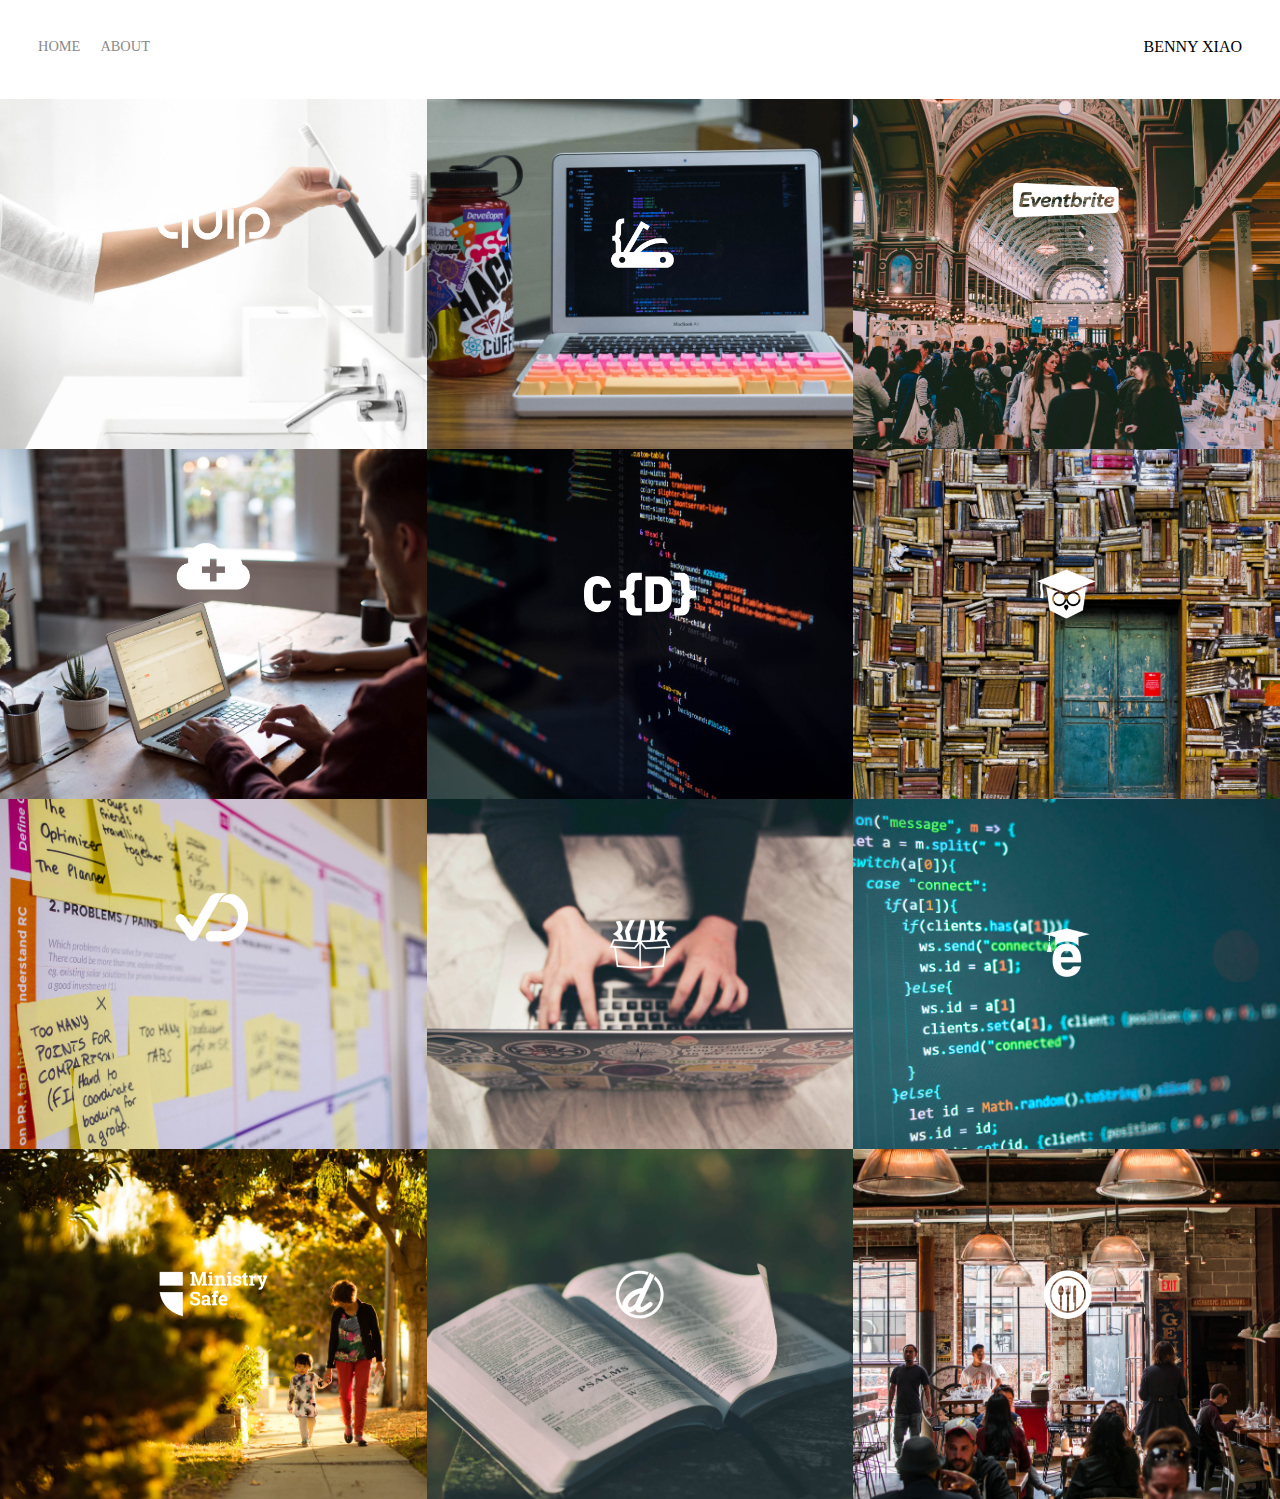
<file: index.html>
<!DOCTYPE html>
<html>
<head>
	<meta charset="utf-8" />
	<title>Page Title</title>
	<link rel="stylesheet" href="styles.css">
</head>
<body>
	<div class="container">
		<div class="nav-wrapper">
			<div class="left-side">
				<div class="nav-link-wrapper">
					<a href="index.html">Home</a>
				</div>

				<div class="nav-link-wrapper">
					<a href="about.html">About</a>
				</div>
			</div>

			<div class="right-side">
				<div class="brand">
					<div>BENNY XIAO</div>
				</div>
			</div>
		</div>
		<div class="content-wrapper">
			<div class="portfolio-items-wrapper">

				<div class="portfolio-item-wrapper">
					<div class="portfolio-img-background" style="background-image:url(images/portfolio1.jpg)"></div>
		  
					<div class="img-text-wrapper">
					  <div class="logo-wrapper">
						<img src="images/logos/quip.png" alt="">
					  </div>
		  
					  <div class="subtitle">I built the Quip Ecommerce platform, named a Top 25 Invention by Time Magazine in 2016.</div>
					</div>
				  </div>
		  
				  <div class="portfolio-item-wrapper">
					<div class="portfolio-img-background" style="background-image:url(images/portfolio2.jpg)"></div>
					<div class="img-text-wrapper">
					  <div class="logo-wrapper">
						<img src="images/logos/devcamp.png" alt="">
					  </div>
		  
					  <div class="subtitle">Coding bootcamp and learning management system.</div>
					</div>
				  </div>
		  
				  <div class="portfolio-item-wrapper">
					<div class="portfolio-img-background" style="background-image:url(images/portfolio3.jpg)"></div>
					<div class="img-text-wrapper">
					  <div class="logo-wrapper">
						<img src="images/logos/eventbrite.png" alt="">
					  </div>
		  
					  <div class="subtitle">Eventbrite is the leading event management platform on the web with millions of individuals utilizing their applications
						to find, register or, and management events in numerous industries.</div>
					</div>
				  </div>
		  
				  <div class="portfolio-item-wrapper">
					<div class="portfolio-img-background" style="background-image:url(images/portfolio4.jpg)"></div>
					<div class="img-text-wrapper">
					  <div class="logo-wrapper">
						<img src="images/logos/shop-hacker.png" alt="">
					  </div>
		  
					  <div class="subtitle">Shop Hacker allows you to easily import digital products such as elearning courses, software, and games directly
						into your ecommerce store.</div>
					</div>
				  </div>
		  
				  <div class="portfolio-item-wrapper">
					<div class="portfolio-img-background" style="background-image:url(images/portfolio5.jpg)"></div>
					<div class="img-text-wrapper">
					  <div class="logo-wrapper">
						<img src="images/logos/crondose.png" alt="">
					  </div>
		  
					  <div class="subtitle">Online tutorials and productivity tips.</div>
					</div>
				  </div>
		  
				  <div class="portfolio-item-wrapper">
					<div class="portfolio-img-background" style="background-image:url(images/portfolio6.jpg)"></div>
					<div class="img-text-wrapper">
					  <div class="logo-wrapper">
						<img src="images/logos/dailysmarty.png" alt="">
					  </div>
		  
					  <div class="subtitle">Keep track of what you learn every day.</div>
					</div>
				  </div>
		  
				  <div class="portfolio-item-wrapper">
					<div class="portfolio-img-background" style="background-image:url(images/portfolio7.jpg)"></div>
					<div class="img-text-wrapper">
					  <div class="logo-wrapper">
						<img src="images/logos/dashtrack.png" alt="">
					  </div>
		  
					  <div class="subtitle">What you track improves. DashTrack is a journal that makes it easy to track your daily tasks and make the most
						of your time each day.</div>
					</div>
				  </div>
		  
				  <div class="portfolio-item-wrapper">
					<div class="portfolio-img-background" style="background-image:url(images/portfolio8.jpg)"></div>
					<div class="img-text-wrapper">
					  <div class="logo-wrapper">
						<img src="images/logos/devtrunk.png" alt="">
					  </div>
		  
					  <div class="subtitle">Online shop for developer happiness.</div>
					</div>
				  </div>
		  
				  <div class="portfolio-item-wrapper">
					<div class="portfolio-img-background" style="background-image:url(images/portfolio9.jpg)"></div>
					<div class="img-text-wrapper">
					  <div class="logo-wrapper">
						<img src="images/logos/edutechional.png" alt="">
					  </div>
		  
					  <div class="subtitle">Online technology tutorials.</div>
					</div>
				  </div>
		  
				  <div class="portfolio-item-wrapper">
					<div class="portfolio-img-background" style="background-image:url(images/portfolio10.jpg)"></div>
					<div class="img-text-wrapper">
					  <div class="logo-wrapper">
						<img src="images/logos/ministry-safe.png" alt="">
					  </div>
		  
					  <div class="subtitle">A complete child safety system for organizations.</div>
					</div>
				  </div>
		  
				  <div class="portfolio-item-wrapper">
					<div class="portfolio-img-background" style="background-image:url(images/portfolio11.jpg)"></div>
					<div class="img-text-wrapper">
					  <div class="logo-wrapper">
						<img src="images/logos/open-devos.png" alt="">
					  </div>
		  
					  <div class="subtitle">Publish and share daily devotionals.</div>
					</div>
				  </div>
		  
				  <div class="portfolio-item-wrapper">
					<div class="portfolio-img-background" style="background-image:url(images/portfolio12.jpg)"></div>
					<div class="img-text-wrapper">
					  <div class="logo-wrapper">
						<img src="images/logos/toastability.png" alt="">
					  </div>
		  
					  <div class="subtitle">Easy way to manage the digital life of your bar or restaurant.</div>
					</div>
				  </div>

				  
			</div>
		</div>
	</div>
</body>
<script>
	const protfolioItems = document.querySelectorAll('.portfolio-item-wrapper')
	protfolioItems.forEach(protfolioItem => {
		protfolioItem.addEventListener('mouseover', () => {
			
			protfolioItem.childNodes[1].classList.add('img-darken');
		})
	})

	protfolioItems.forEach(protfolioItem => {
		protfolioItem.addEventListener('mouseout', () => {
			
			protfolioItem.childNodes[1].classList.remove('img-darken');
		})
	})
</script>
</html>
</file>
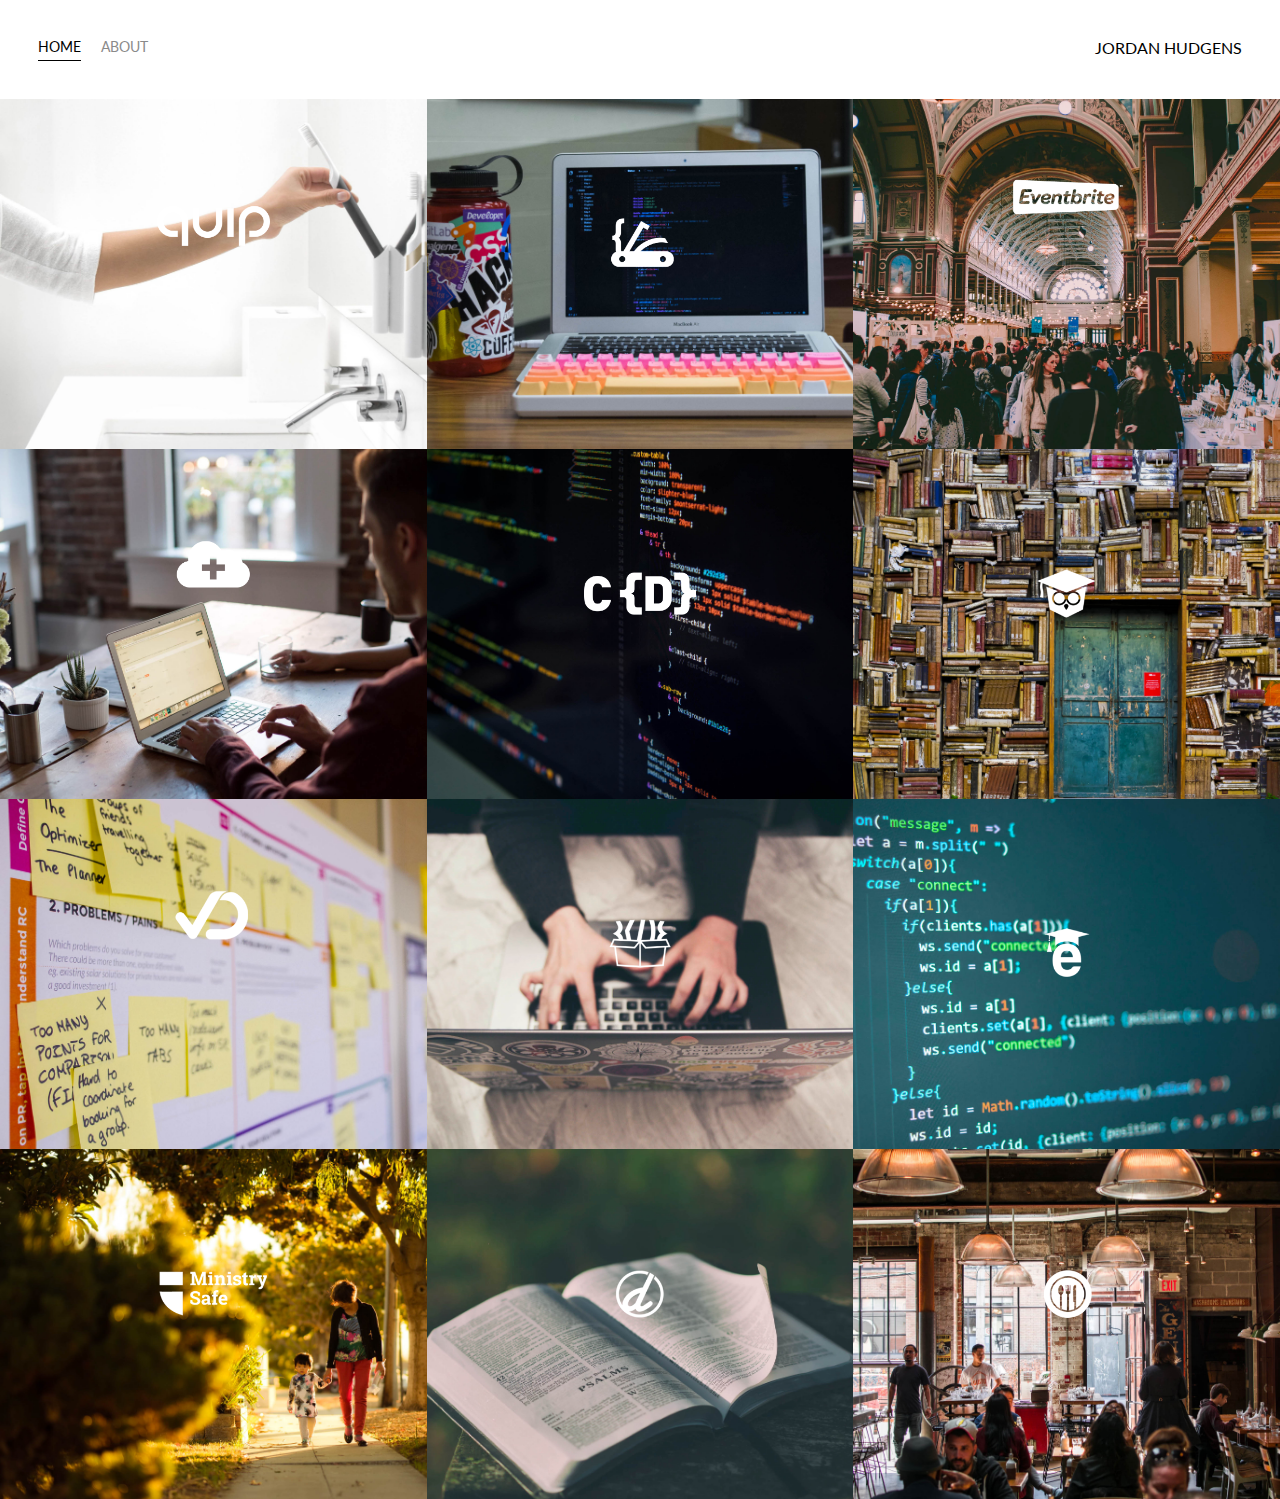
<file: portfolio-html-site-master/index.html>
<!DOCTYPE html>
<html lang='en'>

<head>
  <meta charset='UTF-8'>
  <title>Portfolio Homepage</title>
  <link href="https://fonts.googleapis.com/css?family=Lato" rel="stylesheet">
  <link rel="stylesheet" href="styles.css">
</head>

<body>
  <div class="container">
    <div class="nav-wrapper">
      <div class="left-side">
        <div class="nav-link-wrapper active-nav-link">
          <a href="index.html">Home</a>
        </div>

        <div class="nav-link-wrapper">
          <a href="about.html">About</a>
        </div>
      </div>

      <div class="right-side">
        <div class="brand">
          JORDAN HUDGENS
        </div>
      </div>
    </div>

    <div class="content-wrapper">
      <div class="portfolio-items-wrapper">

        <div class="portfolio-item-wrapper">
          <div class="portfolio-img-background" style="background-image:url(images/portfolio1.jpg)"></div>

          <div class="img-text-wrapper">
            <div class="logo-wrapper">
              <img src="images/logos/quip.png" alt="">
            </div>

            <div class="subtitle">I built the Quip Ecommerce platform, named a Top 25 Invention by Time Magazine in 2016.</div>
          </div>
        </div>

        <div class="portfolio-item-wrapper">
          <div class="portfolio-img-background" style="background-image:url(images/portfolio2.jpg)"></div>
          <div class="img-text-wrapper">
            <div class="logo-wrapper">
              <img src="images/logos/devcamp.png" alt="">
            </div>

            <div class="subtitle">Coding bootcamp and learning management system.</div>
          </div>
        </div>

        <div class="portfolio-item-wrapper">
          <div class="portfolio-img-background" style="background-image:url(images/portfolio3.jpg)"></div>
          <div class="img-text-wrapper">
            <div class="logo-wrapper">
              <img src="images/logos/eventbrite.png" alt="">
            </div>

            <div class="subtitle">Eventbrite is the leading event management platform on the web with millions of individuals utilizing their applications
              to find, register or, and management events in numerous industries.</div>
          </div>
        </div>

        <div class="portfolio-item-wrapper">
          <div class="portfolio-img-background" style="background-image:url(images/portfolio4.jpg)"></div>
          <div class="img-text-wrapper">
            <div class="logo-wrapper">
              <img src="images/logos/shop-hacker.png" alt="">
            </div>

            <div class="subtitle">Shop Hacker allows you to easily import digital products such as elearning courses, software, and games directly
              into your ecommerce store.</div>
          </div>
        </div>

        <div class="portfolio-item-wrapper">
          <div class="portfolio-img-background" style="background-image:url(images/portfolio5.jpg)"></div>
          <div class="img-text-wrapper">
            <div class="logo-wrapper">
              <img src="images/logos/crondose.png" alt="">
            </div>

            <div class="subtitle">Online tutorials and productivity tips.</div>
          </div>
        </div>

        <div class="portfolio-item-wrapper">
          <div class="portfolio-img-background" style="background-image:url(images/portfolio6.jpg)"></div>
          <div class="img-text-wrapper">
            <div class="logo-wrapper">
              <img src="images/logos/dailysmarty.png" alt="">
            </div>

            <div class="subtitle">Keep track of what you learn every day.</div>
          </div>
        </div>

        <div class="portfolio-item-wrapper">
          <div class="portfolio-img-background" style="background-image:url(images/portfolio7.jpg)"></div>
          <div class="img-text-wrapper">
            <div class="logo-wrapper">
              <img src="images/logos/dashtrack.png" alt="">
            </div>

            <div class="subtitle">What you track improves. DashTrack is a journal that makes it easy to track your daily tasks and make the most
              of your time each day.</div>
          </div>
        </div>

        <div class="portfolio-item-wrapper">
          <div class="portfolio-img-background" style="background-image:url(images/portfolio8.jpg)"></div>
          <div class="img-text-wrapper">
            <div class="logo-wrapper">
              <img src="images/logos/devtrunk.png" alt="">
            </div>

            <div class="subtitle">Online shop for developer happiness.</div>
          </div>
        </div>

        <div class="portfolio-item-wrapper">
          <div class="portfolio-img-background" style="background-image:url(images/portfolio9.jpg)"></div>
          <div class="img-text-wrapper">
            <div class="logo-wrapper">
              <img src="images/logos/edutechional.png" alt="">
            </div>

            <div class="subtitle">Online technology tutorials.</div>
          </div>
        </div>

        <div class="portfolio-item-wrapper">
          <div class="portfolio-img-background" style="background-image:url(images/portfolio10.jpg)"></div>
          <div class="img-text-wrapper">
            <div class="logo-wrapper">
              <img src="images/logos/ministry-safe.png" alt="">
            </div>

            <div class="subtitle">A complete child safety system for organizations.</div>
          </div>
        </div>

        <div class="portfolio-item-wrapper">
          <div class="portfolio-img-background" style="background-image:url(images/portfolio11.jpg)"></div>
          <div class="img-text-wrapper">
            <div class="logo-wrapper">
              <img src="images/logos/open-devos.png" alt="">
            </div>

            <div class="subtitle">Publish and share daily devotionals.</div>
          </div>
        </div>

        <div class="portfolio-item-wrapper">
          <div class="portfolio-img-background" style="background-image:url(images/portfolio12.jpg)"></div>
          <div class="img-text-wrapper">
            <div class="logo-wrapper">
              <img src="images/logos/toastability.png" alt="">
            </div>

            <div class="subtitle">Easy way to manage the digital life of your bar or restaurant.</div>
          </div>
        </div>

      </div>
    </div>
  </div>

</body>

<script>
  const portfolioItems = document.querySelectorAll('.portfolio-item-wrapper');

  portfolioItems.forEach(portfolioItem => {
    portfolioItem.addEventListener('mouseover', () => {
      console.log(portfolioItem.childNodes[1].classList)
      portfolioItem.childNodes[1].classList.add('image-blur');
    });

    portfolioItem.addEventListener('mouseout', () => {
      console.log(portfolioItem.childNodes[1].classList)
      portfolioItem.childNodes[1].classList.remove('image-blur');
    });
  });

</script>

</html>
</file>
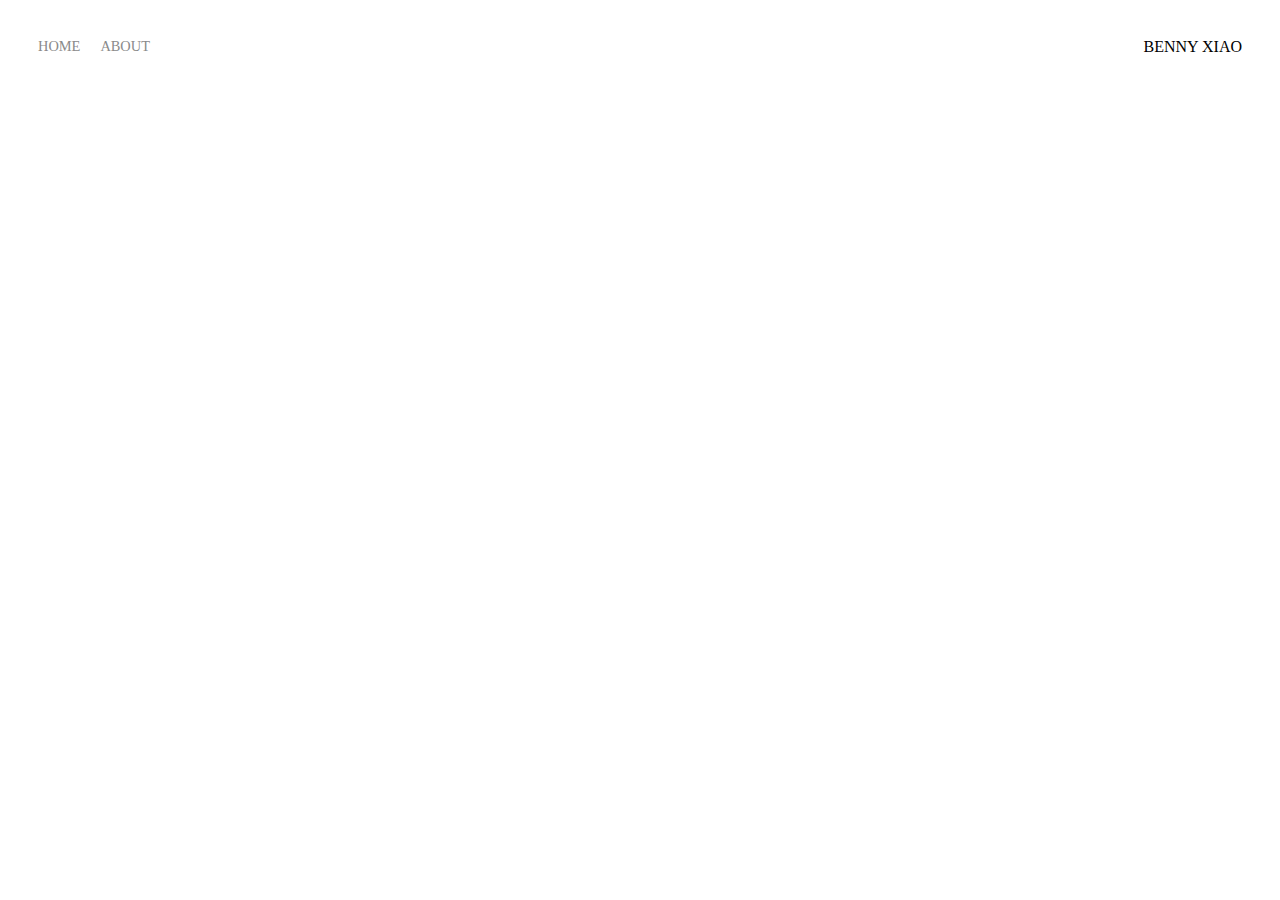
<file: about.html>
<!DOCTYPE html>
<html>
<head>
	<meta charset="utf-8" />
	<title>About</title>
	<link rel="stylesheet" href="styles.css">
</head>
<body>
	<div class="container">
		<div class="nav-wrapper">
			<div class="left-side">
				<div class="nav-link-wrapper">
					<a href="index.html">Home</a>
				</div>

				<div class="nav-link-wrapper">
					<a href="about.html">About</a>
				</div>
			</div>

			<div class="right-side">
				<div class="brand">
					<div>BENNY XIAO</div>
				</div>
			</div>
		</div>
		<div class="content-wrapper">
		</div>
	</div>
</body>
</script>
</html>
</file>
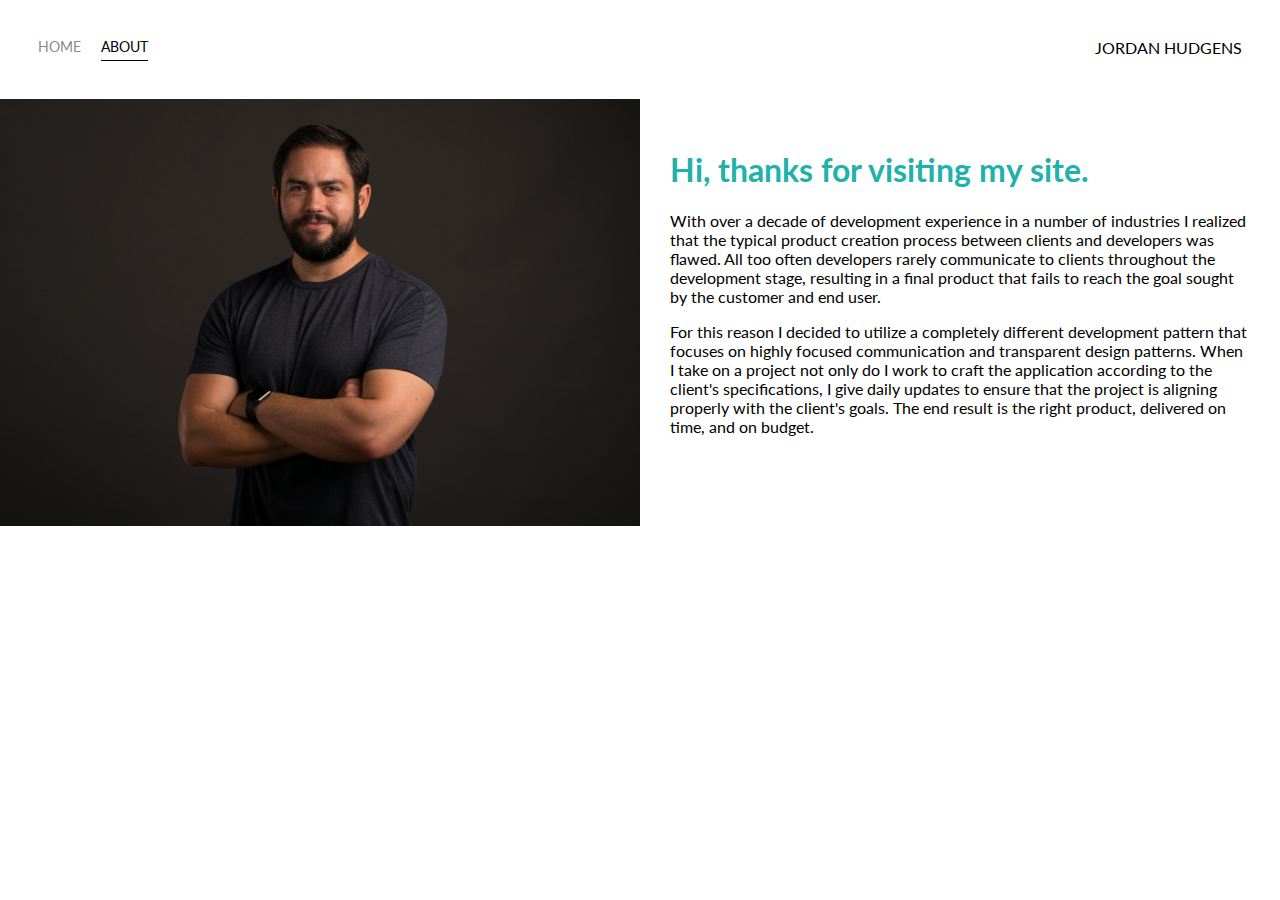
<file: portfolio-html-site-master/about.html>
<!DOCTYPE html>
<html lang='en'>

<head>
  <meta charset='UTF-8'>
  <title>Portfolio Homepage</title>
  <link href="https://fonts.googleapis.com/css?family=Lato" rel="stylesheet">
  <link rel="stylesheet" href="styles.css">
</head>

<body>
  <div class="container">
    <div class="nav-wrapper">
      <div class="left-side">
        <div class="nav-link-wrapper">
          <a href="index.html">Home</a>
        </div>

        <div class="nav-link-wrapper active-nav-link">
          <a href="about.html">About</a>
        </div>
      </div>

      <div class="right-side">
        <div class="brand">
          JORDAN HUDGENS
        </div>
      </div>
    </div>

    <div class="content-wrapper">
      <div class="two-column-wrapper">
        <div class="profile-image-wrapper">
          <img src="images/profile.jpg" alt="">
        </div>

        <div class="profile-content-wrapper">
          <h1>Hi, thanks for visiting my site.</h1>
          <p>With over a decade of development experience in a number of industries I realized that the typical product creation
            process between clients and developers was flawed. All too often developers rarely communicate to clients throughout
            the development stage, resulting in a final product that fails to reach the goal sought by the customer and end
            user.
          </p>

          <p>For this reason I decided to utilize a completely different development pattern that focuses on highly focused
            communication and transparent design patterns. When I take on a project not only do I work to craft the application
            according to the client's specifications, I give daily updates to ensure that the project is aligning properly
            with the client's goals. The end result is the right product, delivered on time, and on budget.</p>
        </div>
      </div>
    </div>
  </div>

</body>

</html>
</file>
<file: styles.css>
body {
    margin: 0px;
}

.container {
    display: grid;
    grid-template-columns: 1fr;

}

.nav-wrapper {
    display: flex;
    justify-content: space-between;
    padding: 38px;
}

.left-side {
    display: flex;

}

.nav-wrapper > .left-side > div {
    margin-right: 20px;
    font-size: 0.9em;
    text-transform: uppercase;
}

.nav-link-wrapper {
    height: 22px;
    border-bottom: 1px solid transparent;
    transition: border-bottom 0.5s;

}

.nav-link-wrapper a {
    color: #8a8a8a;
    text-decoration: none;
    transition: color 0.5s;
}

.nav-link-wrapper:hover {
    border-bottom: 1px solid black;
}

.nav-link-wrapper a:hover {
    color: black;
}

/* portfoloo styles */

.portfolio-items-wrapper {
    display: grid;
    grid-template-columns: 1fr 1fr 1fr;
}

.portfolio-item-wrapper {
    position: relative;
}

.portfolio-img-background {
    height: 350px;
    width: 100%;
    background-size: cover;
    background-position: center;
    background-repeat: no-repeat;
}

.img-text-wrapper {
    position: absolute;
    top: 0;
    display: flex;
    flex-direction: column;
    justify-content: center;
    height: 100%;
    text-align: center;
    padding-left: 100px;
    padding-right: 100px;
}

.logo-wrapper img {
    width: 50%;
    margin-bottom: 20px;

}

.img-text-wrapper .subtitle {
    transition: 0.7s;
    font-weight: 600;
    color: transparent;

}

.img-text-wrapper:hover .subtitle {
    font-weight: 600;
    color: lightseagreen;

}

.img-darken {
    transition: 0.7s;
    filter: brightness(10%);
}
</file>
<file: portfolio-html-site-master/styles.css>
body {
  font-family: "Lato", sans-serif;
  margin: 0px;
}

.container {
  display: grid;
  grid-template-columns: 1fr;
}

.nav-wrapper {
  display: flex;
  justify-content: space-between;
  padding: 38px;
}

.left-side {
  display: flex;
}

.nav-wrapper > .left-side > div {
  margin-right: 20px;
  text-transform: uppercase;
  font-size: 0.9rem;
}

.nav-link-wrapper {
  height: 22px;
  border-bottom: 1px solid transparent;
  transition: border-bottom 0.5s;
}

.active-nav-link {
  border-bottom: 1px solid black;
}

.active-nav-link a {
  color: black !important;
}

.nav-link-wrapper a {
  color: #8a8a8a;
  text-decoration: none;
  transition: color 0.5s;
}

.nav-link-wrapper:hover {
  border-bottom: 1px solid black;
}

.nav-link-wrapper a:hover {
  color: black;
}

.portfolio-items-wrapper {
  display: grid;
  grid-template-columns: 1fr 1fr 1fr;
}

.portfolio-item-wrapper {
  position: relative;
}

.portfolio-img-background {
  background-size: cover;
  background-position: center;
  background-repeat: no-repeat;
  height: 350px;
  width: 100%;
}

.img-text-wrapper {
  position: absolute;
  top: 0;
  display: flex;
  flex-direction: column;
  justify-content: center;
  align-items: center;
  height: 100%;
  text-align: center;
  padding-left: 100px;
  padding-right: 100px;
}

.img-text-wrapper .subtitle {
  transition: 1s;
  color: transparent;
}

.image-blur {
  transition: 1s;
  filter: brightness(10%);
}

.img-text-wrapper:hover .subtitle {
  color: lightseagreen;
  font-weight: 600;
}

.logo-wrapper img {
  width: 50%;
  margin-bottom: 20px;
}

.two-column-wrapper {
  display: grid;
  grid-template-columns: 1fr 1fr;
}

.profile-image-wrapper img {
  width: 100%;
}

.profile-content-wrapper {
  padding: 30px;
}

.profile-content-wrapper h1 {
  color: lightseagreen;
}
</file>
